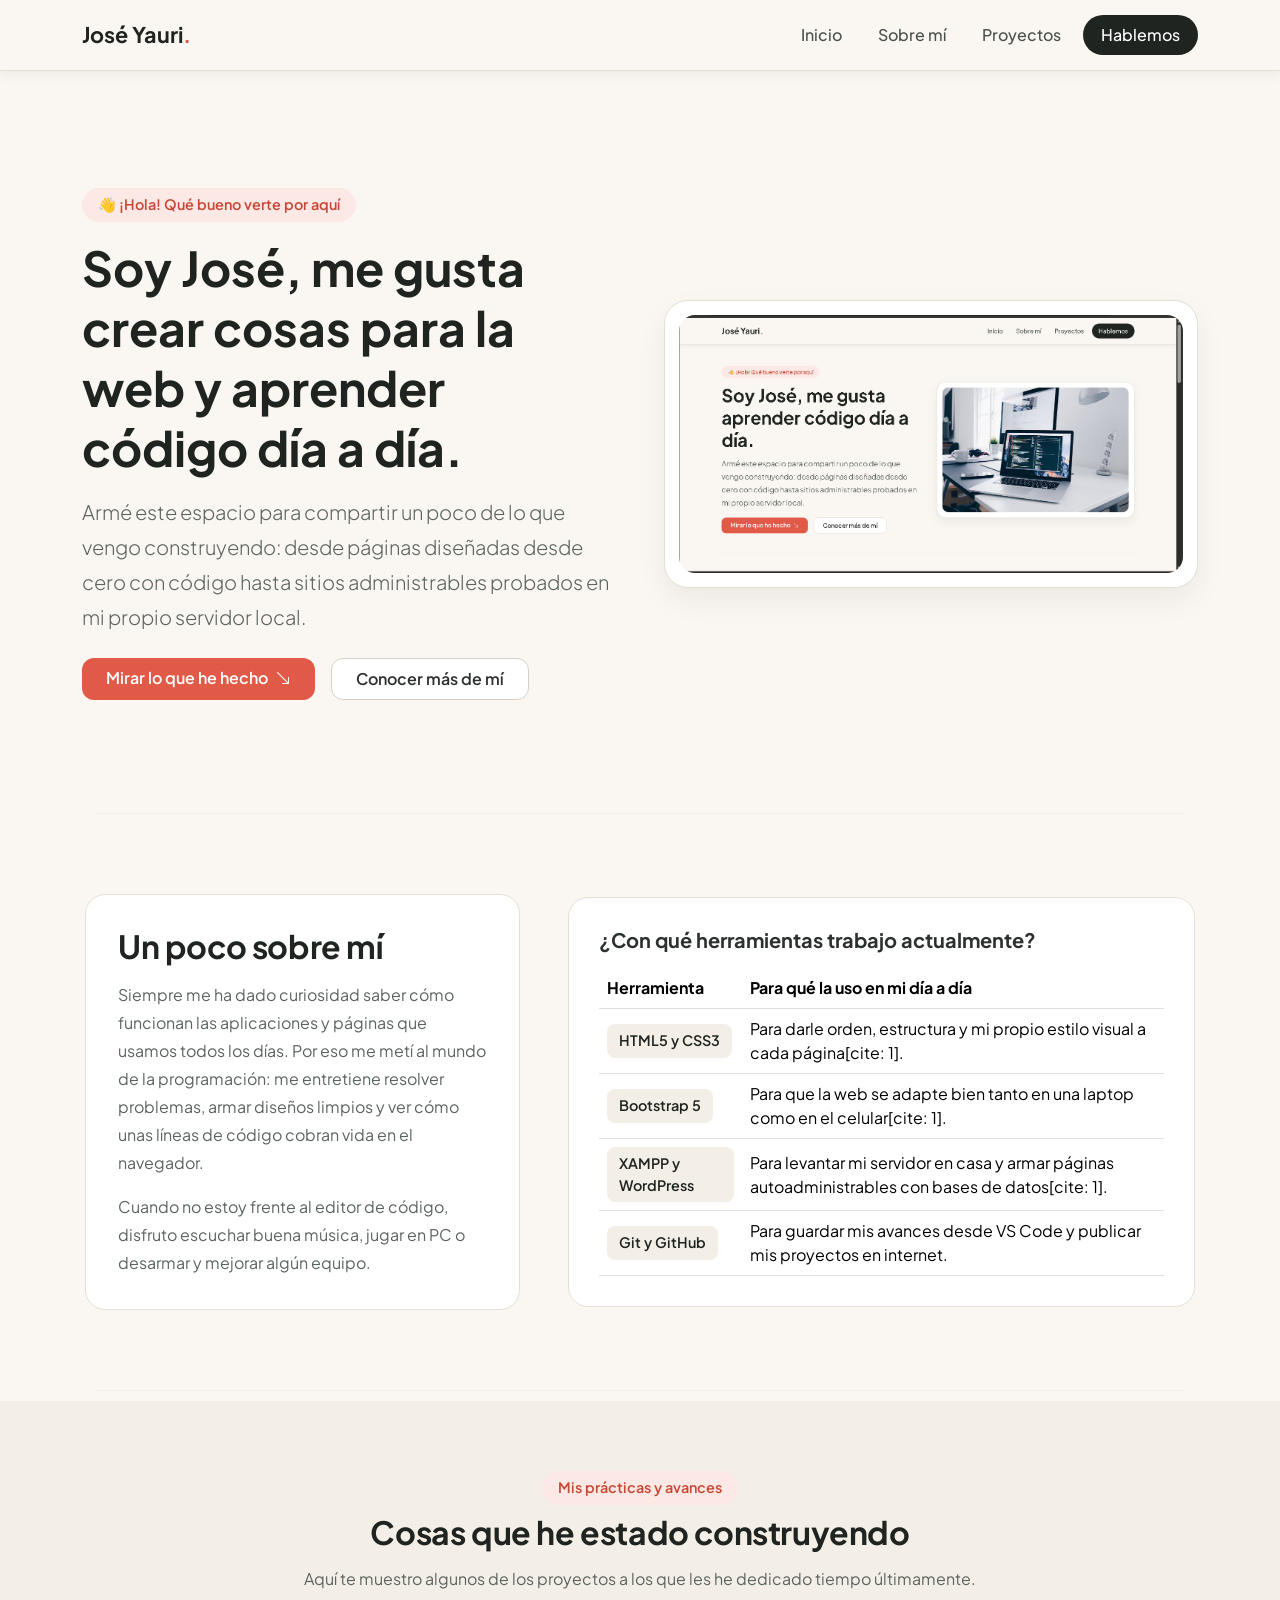
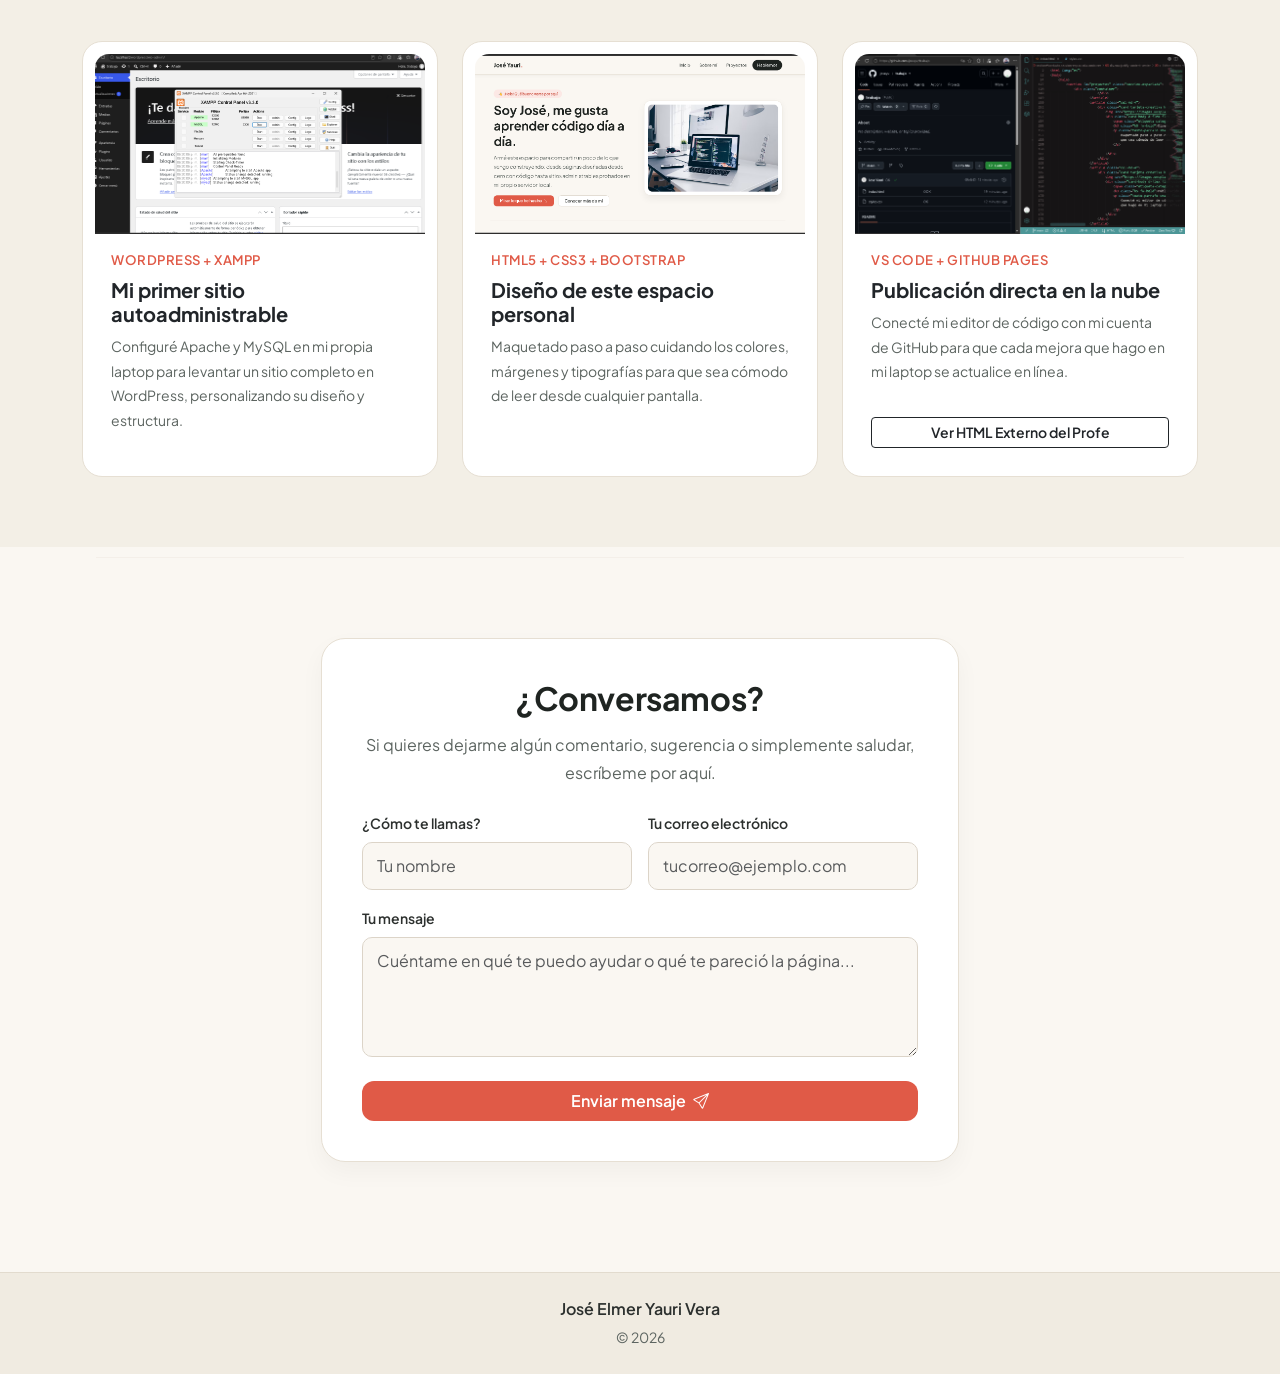
<file: index.html>
<!DOCTYPE html>
<html lang="es">
<head>
    <meta charset="UTF-8">
    <meta name="viewport" content="width=device-width, initial-scale=1.0">
    <title>Mi espacio web</title>
    <link href="https://fonts.googleapis.com/css2?family=Plus+Jakarta+Sans:wght@400;500;600;700&display=swap" rel="stylesheet">
    <link href="https://cdn.jsdelivr.net/npm/bootstrap@5.3.2/dist/css/bootstrap.min.css" rel="stylesheet">
    <link rel="stylesheet" href="https://cdn.jsdelivr.net/npm/bootstrap-icons@1.11.1/font/bootstrap-icons.css">
    <link rel="stylesheet" href="styles.css">
</head>
<body>

   
    <header id="encabezado-principal">
        <nav class="navbar navbar-expand-lg barra-navegacion fixed-top">
            <div class="container">
                <a class="navbar-brand marca-personal" href="#inicio">
                    José Yauri<span class="punto-color">.</span>
                </a>
                <button class="navbar-toggler" type="button" data-bs-toggle="collapse" data-bs-target="#menuNavegacion">
                    <span class="navbar-toggler-icon"></span>
                </button>
                <div class="collapse navbar-collapse" id="menuNavegacion">
                    <ul class="navbar-nav ms-auto gap-2">
                        <li class="nav-item"><a class="nav-link link-cercano" href="#inicio">Inicio</a></li>
                        <li class="nav-item"><a class="nav-link link-cercano" href="#sobre-mi">Sobre mí</a></li>
                        <li class="nav-item"><a class="nav-link link-cercano" href="#proyectos">Proyectos</a></li>
                        <li class="nav-item"><a class="nav-link link-cercano boton-contacto-menu" href="#contacto">Hablemos</a></li>
                    </ul>
                </div>
            </div>
        </nav>
    </header>

    <main>
       
        <section id="inicio" class="d-flex align-items-center">
            <div class="container">
                <div class="row align-items-center g-5">
                    <div class="col-lg-6">
                        <span class="etiqueta-saludo mb-3 d-inline-block">
                            👋 ¡Hola! Qué bueno verte por aquí
                        </span>
                        <h1 class="display-5 fw-bold titulo-principal mb-3">
                            Soy José, me gusta crear cosas para la web y aprender código día a día.
                        </h1>
                        <p class="lead texto-parrafo mb-4">
                            Armé este espacio para compartir un poco de lo que vengo construyendo: desde páginas diseñadas desde cero con código hasta sitios administrables probados en mi propio servidor local.
                        </p>
                        <div class="d-flex flex-wrap gap-3">
                            <a href="#proyectos" class="btn boton-principal px-4 py-2">
                                Mirar lo que he hecho <i class="bi bi-arrow-down-right ms-1"></i>
                            </a>
                            <a href="#sobre-mi" class="btn boton-secundario px-4 py-2">
                                Conocer más de mí
                            </a>
                        </div>
                    </div>
                    <div class="col-lg-6 text-center">
                        <div class="marco-foto">
                            <img src="img/pagina web y boostrap.png" alt="Espacio de trabajo" class="img-fluid foto-principal">
                        </div>
                    </div>
                </div>
            </div>
        </section>

        <hr class="separador-suave">

        <section id="sobre-mi" class="seccion-espaciada container">
            <div class="row align-items-center g-5">
                <div class="col-lg-5">
                    <div class="tarjeta-historia">
                        <h2 class="fw-bold mb-3">Un poco sobre mí</h2>
                        <p class="texto-parrafo">
                            Siempre me ha dado curiosidad saber cómo funcionan las aplicaciones y páginas que usamos todos los días. Por eso me metí al mundo de la programación: me entretiene resolver problemas, armar diseños limpios y ver cómo unas líneas de código cobran vida en el navegador.
                        </p>
                        <p class="texto-parrafo mb-0">
                            Cuando no estoy frente al editor de código, disfruto escuchar buena música, jugar en PC o desarmar y mejorar algún equipo.
                        </p>
                    </div>
                </div>
                <div class="col-lg-7">
                    <div class="caja-herramientas">
                        <h3 class="h5 fw-bold mb-3">¿Con qué herramientas trabajo actualmente?</h3>
                        <div class="table-responsive">
                            <table class="table align-middle mb-0 tabla-amigable">
                                <thead>
                                    <tr>
                                        <th>Herramienta</th>
                                        <th>Para qué la uso en mi día a día</th>
                                    </tr>
                                </thead>
                                <tbody>
                                    <tr>
                                        <td><span class="insignia-herramienta">HTML5 y CSS3</span></td>
                                        <td>Para darle orden, estructura y mi propio estilo visual a cada página[cite: 1].</td>
                                    </tr>
                                    <tr>
                                        <td><span class="insignia-herramienta">Bootstrap 5</span></td>
                                        <td>Para que la web se adapte bien tanto en una laptop como en el celular[cite: 1].</td>
                                    </tr>
                                    <tr>
                                        <td><span class="insignia-herramienta">XAMPP y WordPress</span></td>
                                        <td>Para levantar mi servidor en casa y armar páginas autoadministrables con bases de datos[cite: 1].</td>
                                    </tr>
                                    <tr>
                                        <td><span class="insignia-herramienta">Git y GitHub</span></td>
                                        <td>Para guardar mis avances desde VS Code y publicar mis proyectos en internet.</td>
                                    </tr>
                                </tbody>
                            </table>
                        </div>
                    </div>
                </div>
            </div>
        </section>

        <hr class="separador-suave">

        <section id="proyectos" class="seccion-espaciada">
            <div class="container">
                <div class="text-center mb-5">
                    <span class="etiqueta-saludo mb-2 d-inline-block">Mis prácticas y avances</span>
                    <h2 class="fw-bold">Cosas que he estado construyendo</h2>
                    <p class="texto-parrafo">Aquí te muestro algunos de los proyectos a los que les he dedicado tiempo últimamente.</p>
                </div>

                <div class="row g-4">
                
                    <article class="col-md-4">
                        <div class="card tarjeta-creativa h-100">
                            <img src="img/xampp por wordpres.png" class="card-img-top foto-tarjeta" alt="WordPress y XAMPP">
                            <div class="card-body d-flex flex-column">
                                <span class="etiqueta-categoria mb-2">WordPress + XAMPP</span>
                                <h3 class="h5 fw-bold">Mi primer sitio autoadministrable</h3>
                                <p class="texto-parrafo small flex-grow-1">
                                    Configuré Apache y MySQL en mi propia laptop para levantar un sitio completo en WordPress, personalizando su diseño y estructura.
                                </p>
                            </div>
                        </div>
                    </article>

                    <article class="col-md-4">
                        <div class="card tarjeta-creativa h-100">
                            <img src="img/pagina web y boostrap.png" class="card-img-top foto-tarjeta" alt="Diseño web adaptable">
                            <div class="card-body d-flex flex-column">
                                <span class="etiqueta-categoria mb-2">HTML5 + CSS3 + Bootstrap</span>
                                <h3 class="h5 fw-bold">Diseño de este espacio personal</h3>
                                <p class="texto-parrafo small flex-grow-1">
                                    Maquetado paso a paso cuidando los colores, márgenes y tipografías para que sea cómodo de leer desde cualquier pantalla.
                                </p>
                            </div>
                        </div>
                    </article>

    
                    <article class="col-md-4">
                        <div class="card tarjeta-creativa h-100">
                            <img src="img/vscygithub.png" class="card-img-top foto-tarjeta" alt="VS Code y GitHub">
                            <div class="card-body d-flex flex-column">
                                <span class="etiqueta-categoria mb-2">VS Code + GitHub Pages</span>
                                <h3 class="h5 fw-bold">Publicación directa en la nube</h3>
                                <p class="texto-parrafo small flex-grow-1">
                                    Conecté mi editor de código con mi cuenta de GitHub para que cada mejora que hago en mi laptop se actualice en línea.
                                </p>
                                
                                <a href="externo.html" class="btn btn-outline-dark btn-sm mt-3 fw-semibold">Ver HTML Externo del Profe</a>
                            </div>
                        </div>
                    </article>
                </div>
            </div>
        </section>

        <hr class="separador-suave">
        <section id="contacto" class="seccion-espaciada container">
            <div class="row justify-content-center">
                <div class="col-lg-7">
                    <div class="caja-charla">
                        <div class="text-center mb-4">
                            <h2 class="fw-bold">¿Conversamos?</h2>
                            <p class="texto-parrafo mb-0">Si quieres dejarme algún comentario, sugerencia o simplemente saludar, escríbeme por aquí.</p>
                        </div>
                        <form>
                            <div class="row g-3">
                                <div class="col-md-6">
                                    <label for="nombre" class="form-label fw-semibold small">¿Cómo te llamas?</label>
                                    <input type="text" class="form-control input-calido" id="nombre" placeholder="Tu nombre" required>
                                </div>
                                <div class="col-md-6">
                                    <label for="correo" class="form-label fw-semibold small">Tu correo electrónico</label>
                                    <input type="email" class="form-control input-calido" id="correo" placeholder="tucorreo@ejemplo.com" required>
                                </div>
                                <div class="col-12">
                                    <label for="mensaje" class="form-label fw-semibold small">Tu mensaje</label>
                                    <textarea class="form-control input-calido" id="mensaje" rows="4" placeholder="Cuéntame en qué te puedo ayudar o qué te pareció la página..." required></textarea>
                                </div>
                                <div class="col-12 mt-4">
                                    <button type="submit" class="btn boton-principal w-100 py-2">
                                        Enviar mensaje <i class="bi bi-send ms-1"></i>
                                    </button>
                                </div>
                            </div>
                        </form>
                    </div>
                </div>
            </div>
        </section>
    </main>

    
    <footer class="text-center py-4">
        <div class="container">
            <p class="mb-1 fw-semibold"> José Elmer Yauri Vera</p>
            <p class="small texto-parrafo mb-0">&copy; 2026 
    </footer>

    <script src="https://cdn.jsdelivr.net/npm/bootstrap@5.3.2/dist/js/bootstrap.bundle.min.js"></script>
</body>
</html>
</file>
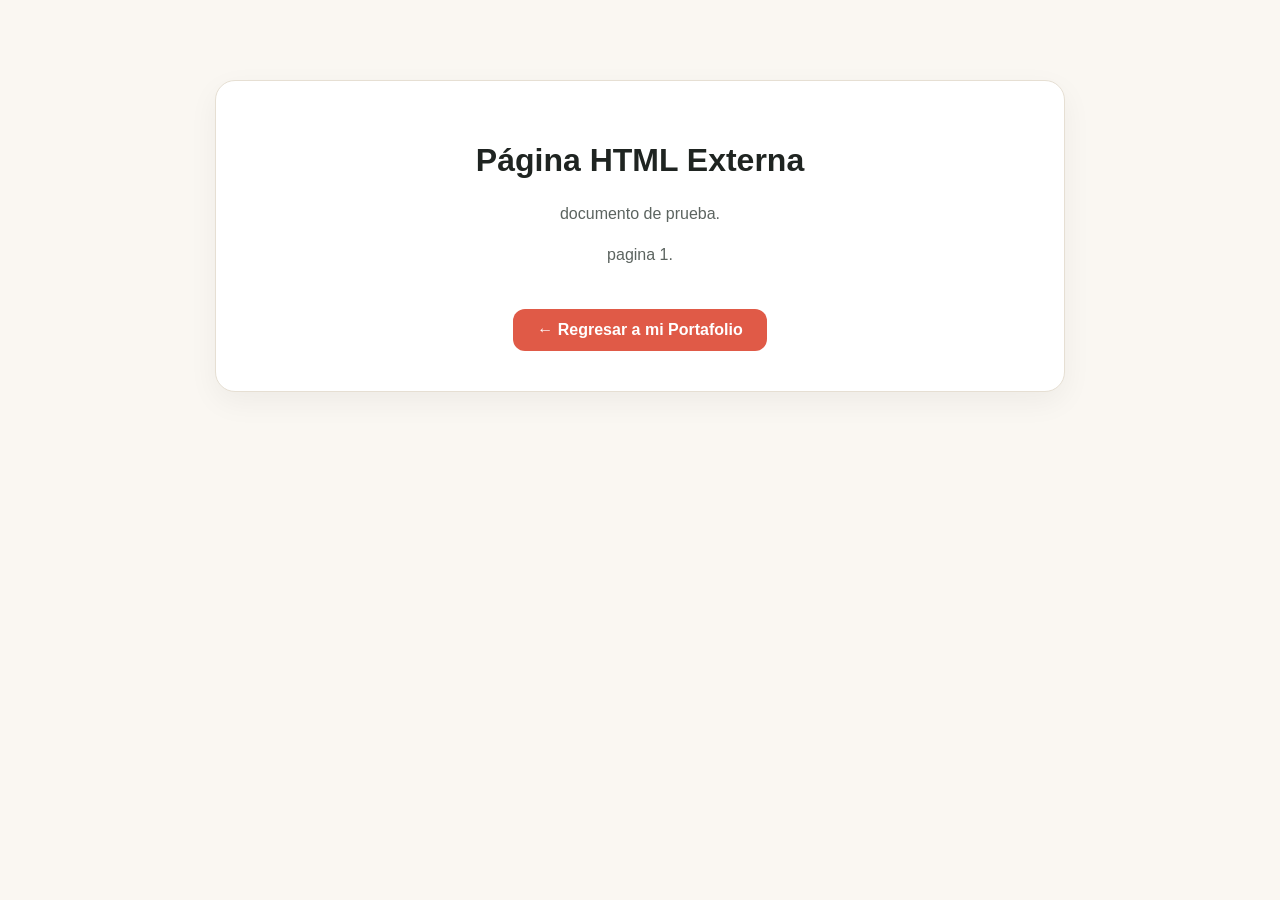
<file: externo.html>
<!DOCTYPE html>
<html lang="es">
<head>
    <meta charset="UTF-8">
    <meta name="viewport" content="width=device-width, initial-scale=1.0">
    <title>Página Externa - Trabajo Final</title>
    <style>
        body {
            font-family: 'Plus Jakarta Sans', Arial, sans-serif;
            background-color: #faf7f2;
            color: #2c302e;
            text-align: center;
            padding-top: 80px;
            margin: 0;
        }
        .caja-externa {
            background: #ffffff;
            padding: 40px;
            margin: auto;
            width: 60%;
            border-radius: 20px;
            border: 1px solid #e6dfd3;
            box-shadow: 0 10px 30px rgba(0,0,0,0.05);
        }
        h1 {
            color: #1f2421;
        }
        p {
            color: #5c6460;
            line-height: 1.6;
        }
        .boton-regresar {
            display: inline-block;
            margin-top: 25px;
            text-decoration: none;
            background: #e05a47;
            color: white;
            padding: 12px 24px;
            border-radius: 12px;
            font-weight: 600;
            transition: background 0.2s;
        }
        .boton-regresar:hover {
            background: #c94634;
        }
    </style>
</head>
<body>
    <div class="caja-externa">
        <h1>Página HTML Externa</h1>
        <p>documento de prueba.</p>
        <p>pagina 1.</p>
       
        <a href="index.html" class="boton-regresar">← Regresar a mi Portafolio</a>
    </div>
</body>
</html>
</file>
<file: styles.css>
body {
    font-family: 'Plus Jakarta Sans', sans-serif;
    background-color: #faf7f2;
    color: #2c302e;
    margin: 0;
    padding-top: 75px;
}

h2 {
    color: #1f2421;
    margin-bottom: 14px;
    letter-spacing: -0.4px;
}

footer {
    background-color: #f0ebe1;
    border-top: 1px solid #e2dbce;
    margin-top: 40px;
}

#encabezado-principal {
    box-shadow: 0 2px 15px rgba(0, 0, 0, 0.04);
}

#inicio {
    min-height: 82vh;
    padding: 50px 15px;
}

#proyectos {
    background-color: #f3efe6;
}


.barra-navegacion {
    background-color: #faf7f2 !important; 
    backdrop-filter: blur(8px);
    padding: 14px 0;
    border-bottom: 1px solid #e6dfd3;
    box-shadow: 0 4px 12px rgba(0, 0, 0, 0.05);
}

.marca-personal {
    font-weight: 700;
    font-size: 1.35rem;
    color: #1f2421 !important;
}

.punto-color {
    color: #e05a47;
}

.link-cercano {
    color: #4a504d !important;
    font-weight: 500;
    padding: 8px 14px !important;
    border-radius: 10px;
    transition: all 0.2s ease;
}

.link-cercano:hover {
    color: #e05a47 !important;
    background-color: rgba(224, 90, 71, 0.08);
}

.boton-contacto-menu {
    background-color: #1f2421;
    color: #ffffff !important;
    padding: 8px 18px !important;
    border-radius: 50px;
}

.boton-contacto-menu:hover {
    background-color: #e05a47;
    color: #ffffff !important;
}

.etiqueta-saludo {
    background-color: #fce8e5;
    color: #c94634;
    padding: 6px 16px;
    border-radius: 50px;
    font-weight: 600;
    font-size: 0.9rem;
}

.titulo-principal {
    color: #1f2421;
    line-height: 1.25;
}

.texto-parrafo {
    color: #5c6460;
    line-height: 1.75;
}

.boton-principal {
    background-color: #e05a47;
    color: #ffffff;
    border: none;
    border-radius: 12px;
    font-weight: 600;
    transition: transform 0.2s ease, background-color 0.2s ease;
}

.boton-principal:hover {
    background-color: #c94634;
    color: #ffffff;
    transform: translateY(-2px);
}

.boton-secundario {
    background-color: #ffffff;
    color: #2c302e;
    border: 1px solid #d8d0c5;
    border-radius: 12px;
    font-weight: 600;
}

.boton-secundario:hover {
    background-color: #f0ebe1;
}

.marco-foto {
    padding: 14px;
    background-color: #ffffff;
    border-radius: 24px;
    border: 1px solid #e6dfd3;
    box-shadow: 0 12px 30px rgba(0, 0, 0, 0.06);
}

.foto-principal {
    border-radius: 16px;
}

.seccion-espaciada {
    padding: 70px 15px;
    margin-top: 10px;
    margin-bottom: 10px;
}

.tarjeta-historia {
    background-color: #ffffff;
    padding: 32px;
    border-radius: 20px;
    border: 1px solid #e6dfd3;
}

.caja-herramientas {
    background-color: #ffffff;
    padding: 30px;
    border-radius: 20px;
    border: 1px solid #e6dfd3;
}

.insignia-herramienta {
    background-color: #f3efe6;
    color: #1f2421;
    font-weight: 600;
    padding: 6px 12px;
    border-radius: 8px;
    display: inline-block;
    font-size: 0.9rem;
}

.tarjeta-creativa {
    background-color: #ffffff;
    border: 1px solid #e6dfd3;
    border-radius: 20px;
    padding: 12px;
    transition: transform 0.25s ease, box-shadow 0.25s ease;
}

.tarjeta-creativa:hover {
    transform: translateY(-6px);
    box-shadow: 0 14px 28px rgba(0, 0, 0, 0.07);
}

/* Ajuste uniforme y parejo para todas las imágenes de las tarjetas */
.foto-tarjeta {
    width: 100% !important;
    height: 180px !important;
    object-fit: cover !important;
    object-position: top center !important;
    border-radius: 14px 14px 0 0;
}

.etiqueta-categoria {
    color: #e05a47;
    font-weight: 600;
    font-size: 0.82rem;
    text-transform: uppercase;
    letter-spacing: 0.5px;
}

.caja-charla {
    background-color: #ffffff;
    padding: 40px;
    border-radius: 24px;
    border: 1px solid #e6dfd3;
    box-shadow: 0 10px 25px rgba(0, 0, 0, 0.04);
}

.input-calido {
    background-color: #faf7f2;
    border: 1px solid #dcd4c8;
    border-radius: 10px;
    padding: 11px 14px;
}

.input-calido:focus {
    background-color: #ffffff;
    border-color: #e05a47;
    box-shadow: 0 0 0 3px rgba(224, 90, 71, 0.15);
}

.separador-suave {
    margin: 0 auto;
    width: 85%;
    border-top: 1px solid #dfd8cc;
}
</file>
